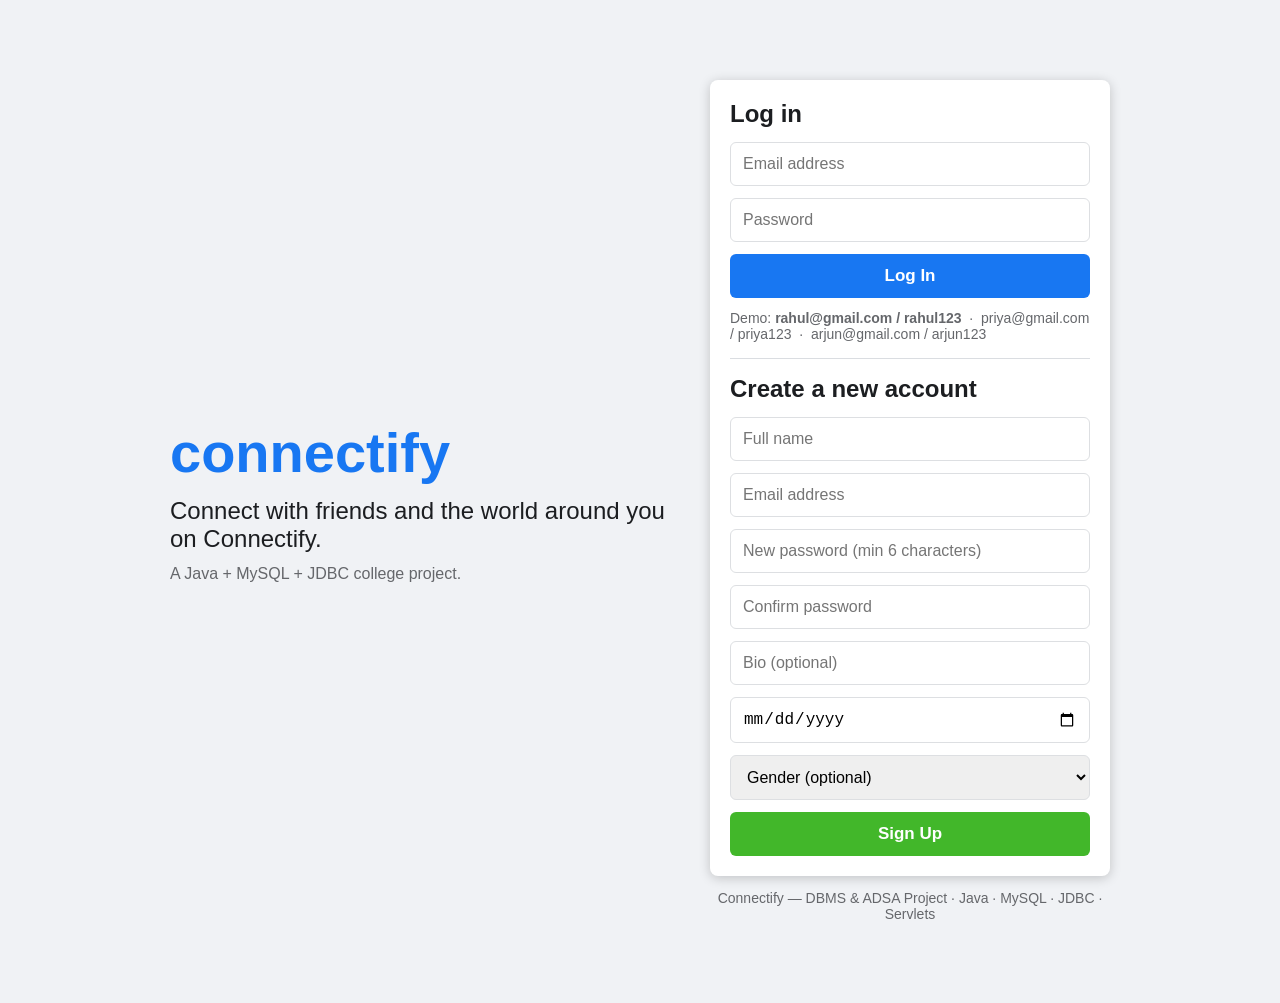
<file: web/index.html>
<!DOCTYPE html>
<html lang="en">
<head>
  <meta charset="UTF-8">
  <meta name="viewport" content="width=device-width, initial-scale=1.0">
  <title>Connectify — Log in or Sign Up</title>
  <link rel="stylesheet" href="css/style.css">
</head>
<body>
  <div class="auth-wrap">
    <div class="auth-brand">
      <h1>connectify</h1>
      <p>Connect with friends and the world around you on Connectify.</p>
      <p style="font-size:16px;color:#65676b">A Java + MySQL + JDBC college project.</p>
    </div>

    <div>
      <!-- LOGIN: POST /login (LoginServlet) -->
      <div class="auth-card">
        <h2 style="margin-bottom:14px">Log in</h2>
        <form action="login" method="post">
          <input type="email" name="email" placeholder="Email address" required>
          <input type="password" name="password" placeholder="Password" required>
          <button class="btn" type="submit">Log In</button>
        </form>
        <p style="margin-top:12px;font-size:14px;color:#65676b">
          Demo: <b>rahul@gmail.com / rahul123</b> &nbsp;·&nbsp; priya@gmail.com / priya123 &nbsp;·&nbsp; arjun@gmail.com / arjun123
        </p>
        <hr>
        <!-- REGISTER: POST /register (RegisterServlet) -->
        <h2 style="margin-bottom:14px">Create a new account</h2>
        <form action="register" method="post">
          <input type="text" name="name" placeholder="Full name" required>
          <input type="email" name="email" placeholder="Email address" required>
          <input type="password" name="password" placeholder="New password (min 6 characters)" required minlength="6">
          <input type="password" name="confirmPassword" placeholder="Confirm password" required>
          <input type="text" name="bio" placeholder="Bio (optional)">
          <input type="date" name="dob" title="Date of birth">
          <select name="gender">
            <option value="">Gender (optional)</option>
            <option>Male</option><option>Female</option><option>Other</option>
          </select>
          <button class="btn btn-green" type="submit">Sign Up</button>
        </form>
      </div>
      <p style="text-align:center;margin-top:14px;font-size:14px;color:#65676b">
        Connectify — DBMS &amp; ADSA Project · Java · MySQL · JDBC · Servlets
      </p>
    </div>
  </div>
</body>
</html>
</file>
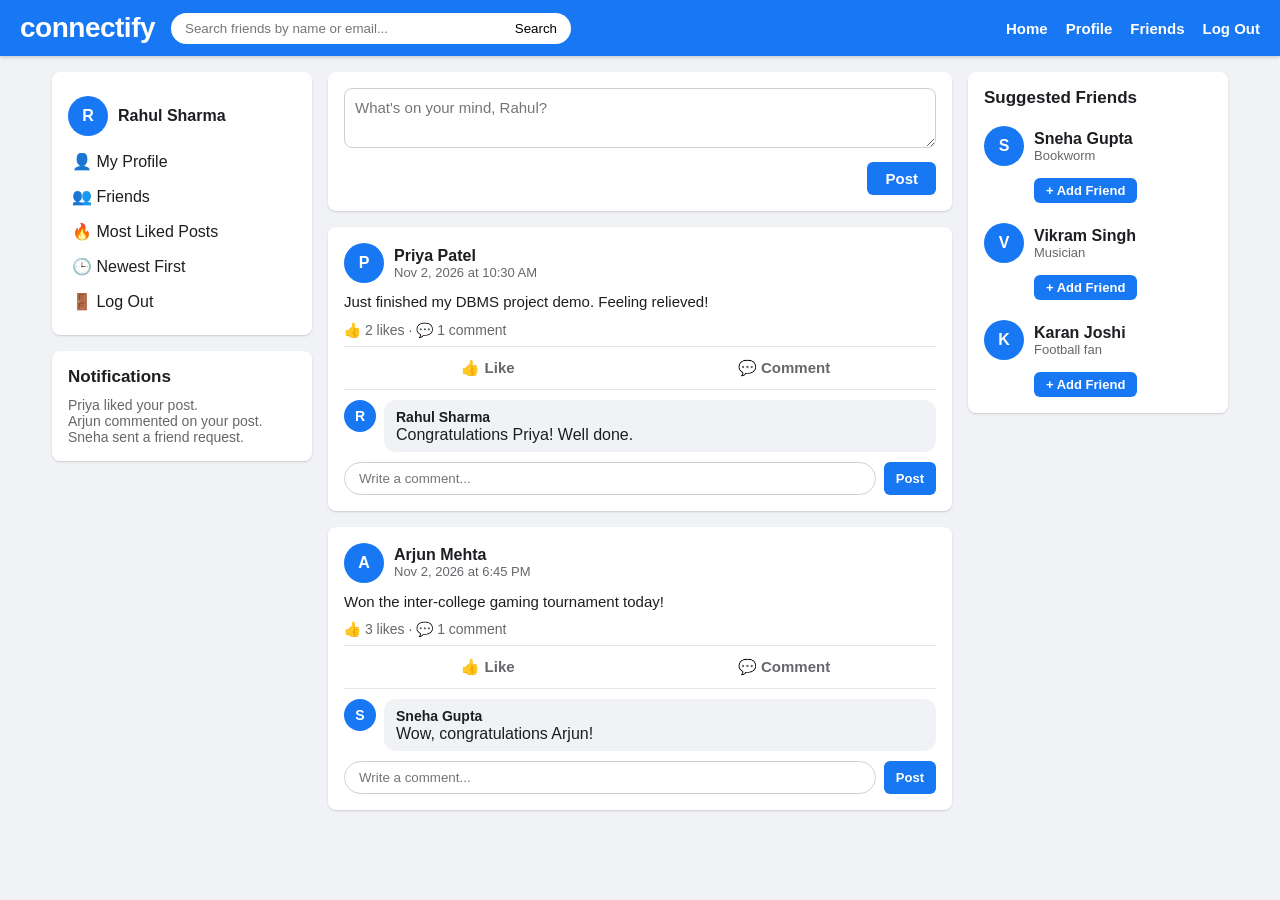
<file: web/feed.html>
<!DOCTYPE html>
<html lang="en">
<head>
  <meta charset="UTF-8">
  <meta name="viewport" content="width=device-width, initial-scale=1.0">
  <title>Connectify — News Feed</title>
  <link rel="stylesheet" href="css/style.css">
</head>
<body>
  <!-- Navbar -->
  <header class="navbar">
    <a class="logo" href="feed">connectify</a>
    <form class="search-box" action="search" method="get">
      <input type="text" name="q" placeholder="Search friends by name or email...">
      <button type="submit">Search</button>
    </form>
    <nav class="nav-links">
      <a href="feed">Home</a>
      <a href="profile">Profile</a>
      <a href="friend">Friends</a>
      <a href="logout">Log Out</a>
    </nav>
  </header>

  <div class="layout">
    <!-- Left sidebar -->
    <aside class="sidebar-left">
      <div class="card">
        <div class="friend-row"><span class="avatar">R</span><span class="name">Rahul Sharma</span></div>
        <a href="profile">👤 My Profile</a>
        <a href="friend">👥 Friends</a>
        <a href="feed?sort=likes">🔥 Most Liked Posts</a>
        <a href="feed?sort=date">🕒 Newest First</a>
        <a href="logout">🚪 Log Out</a>
      </div>
      <div class="card">
        <h3>Notifications</h3>
        <p style="color:#65676b;font-size:14px">Priya liked your post.<br>Arjun commented on your post.<br>Sneha sent a friend request.</p>
      </div>
    </aside>

    <!-- Centre feed -->
    <main class="feed">
      <!-- Create post: POST /post (PostServlet, action=create) -->
      <div class="card create-post">
        <form action="post" method="post">
          <input type="hidden" name="action" value="create">
          <textarea name="content" placeholder="What's on your mind, Rahul?" required></textarea>
          <div class="actions"><button class="btn" type="submit">Post</button></div>
        </form>
      </div>

      <!-- Sample post 1 (FeedServlet fills real posts here from the database) -->
      <article class="card">
        <div class="post-header">
          <span class="avatar">P</span>
          <div><div class="name">Priya Patel</div><div class="time">Nov 2, 2026 at 10:30 AM</div></div>
        </div>
        <p class="post-content">Just finished my DBMS project demo. Feeling relieved!</p>
        <div class="post-stats">👍 2 likes · 💬 1 comment</div>
        <div class="post-actions">
          <form action="like" method="post" style="flex:1;display:flex"><input type="hidden" name="postId" value="2"><button type="submit">👍 Like</button></form>
          <button type="button">💬 Comment</button>
        </div>
        <div class="comment"><span class="avatar" style="width:32px;height:32px;font-size:14px">R</span>
          <div class="body"><b>Rahul Sharma</b><br>Congratulations Priya! Well done.</div></div>
        <form class="comment-form" action="comment" method="post">
          <input type="hidden" name="postId" value="2">
          <input type="text" name="content" placeholder="Write a comment..." required>
          <button class="btn btn-small" type="submit">Post</button>
        </form>
      </article>

      <!-- Sample post 2 -->
      <article class="card">
        <div class="post-header">
          <span class="avatar">A</span>
          <div><div class="name">Arjun Mehta</div><div class="time">Nov 2, 2026 at 6:45 PM</div></div>
        </div>
        <p class="post-content">Won the inter-college gaming tournament today!</p>
        <div class="post-stats">👍 3 likes · 💬 1 comment</div>
        <div class="post-actions">
          <form action="like" method="post" style="flex:1;display:flex"><input type="hidden" name="postId" value="3"><button type="submit">👍 Like</button></form>
          <button type="button">💬 Comment</button>
        </div>
        <div class="comment"><span class="avatar" style="width:32px;height:32px;font-size:14px">S</span>
          <div class="body"><b>Sneha Gupta</b><br>Wow, congratulations Arjun!</div></div>
        <form class="comment-form" action="comment" method="post">
          <input type="hidden" name="postId" value="3">
          <input type="text" name="content" placeholder="Write a comment..." required>
          <button class="btn btn-small" type="submit">Post</button>
        </form>
      </article>
    </main>

    <!-- Right sidebar: suggested friends -->
    <aside class="sidebar-right">
      <div class="card">
        <h3>Suggested Friends</h3>
        <div class="friend-row"><span class="avatar">S</span><div><div class="name">Sneha Gupta</div><div style="font-size:13px;color:#65676b">Bookworm</div></div></div>
        <form action="friend" method="post" style="margin:4px 0 12px 50px"><input type="hidden" name="action" value="send"><input type="hidden" name="receiverId" value="4"><button class="btn btn-small" type="submit">+ Add Friend</button></form>
        <div class="friend-row"><span class="avatar">V</span><div><div class="name">Vikram Singh</div><div style="font-size:13px;color:#65676b">Musician</div></div></div>
        <form action="friend" method="post" style="margin:4px 0 12px 50px"><input type="hidden" name="action" value="send"><input type="hidden" name="receiverId" value="5"><button class="btn btn-small" type="submit">+ Add Friend</button></form>
        <div class="friend-row"><span class="avatar">K</span><div><div class="name">Karan Joshi</div><div style="font-size:13px;color:#65676b">Football fan</div></div></div>
        <form action="friend" method="post" style="margin:4px 0 0 50px"><input type="hidden" name="action" value="send"><input type="hidden" name="receiverId" value="7"><button class="btn btn-small" type="submit">+ Add Friend</button></form>
      </div>
    </aside>
  </div>
</body>
</html>
</file>
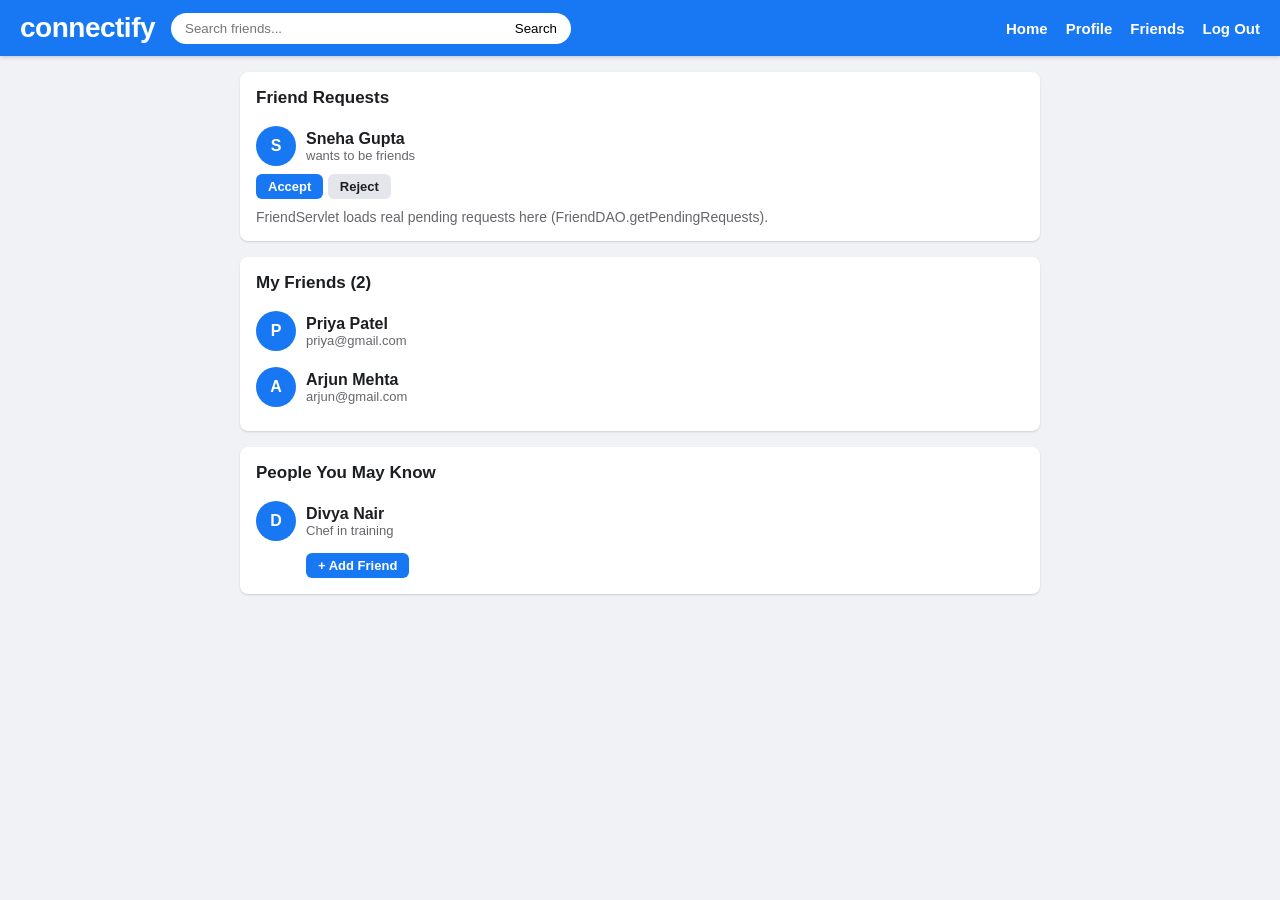
<file: web/friends.html>
<!DOCTYPE html>
<html lang="en">
<head>
  <meta charset="UTF-8">
  <meta name="viewport" content="width=device-width, initial-scale=1.0">
  <title>Connectify — Friends</title>
  <link rel="stylesheet" href="css/style.css">
</head>
<body>
  <header class="navbar">
    <a class="logo" href="feed">connectify</a>
    <form class="search-box" action="search" method="get">
      <input type="text" name="q" placeholder="Search friends..."><button type="submit">Search</button>
    </form>
    <nav class="nav-links"><a href="feed">Home</a><a href="profile">Profile</a><a href="friend">Friends</a><a href="logout">Log Out</a></nav>
  </header>

  <div class="layout">
    <main class="feed" style="max-width:800px;margin:0 auto">
      <div class="card">
        <h3>Friend Requests</h3>
        <div class="friend-row"><span class="avatar">S</span><div><div class="name">Sneha Gupta</div><div style="font-size:13px;color:#65676b">wants to be friends</div></div></div>
        <form action="friend" method="post" style="display:inline"><input type="hidden" name="action" value="accept"><input type="hidden" name="requestId" value="5"><button class="btn btn-small" type="submit">Accept</button></form>
        <form action="friend" method="post" style="display:inline"><input type="hidden" name="action" value="reject"><input type="hidden" name="requestId" value="5"><button class="btn btn-grey btn-small" type="submit">Reject</button></form>
        <p style="color:#65676b;font-size:14px;margin-top:10px">FriendServlet loads real pending requests here (FriendDAO.getPendingRequests).</p>
      </div>

      <div class="card">
        <h3>My Friends (2)</h3>
        <div class="friend-row"><span class="avatar">P</span><div><div class="name">Priya Patel</div><div style="font-size:13px;color:#65676b">priya@gmail.com</div></div></div>
        <div class="friend-row"><span class="avatar">A</span><div><div class="name">Arjun Mehta</div><div style="font-size:13px;color:#65676b">arjun@gmail.com</div></div></div>
      </div>

      <div class="card">
        <h3>People You May Know</h3>
        <div class="friend-row"><span class="avatar">D</span><div><div class="name">Divya Nair</div><div style="font-size:13px;color:#65676b">Chef in training</div></div></div>
        <form action="friend" method="post" style="margin:4px 0 0 50px"><input type="hidden" name="action" value="send"><input type="hidden" name="receiverId" value="8"><button class="btn btn-small" type="submit">+ Add Friend</button></form>
      </div>
    </main>
  </div>
</body>
</html>
</file>
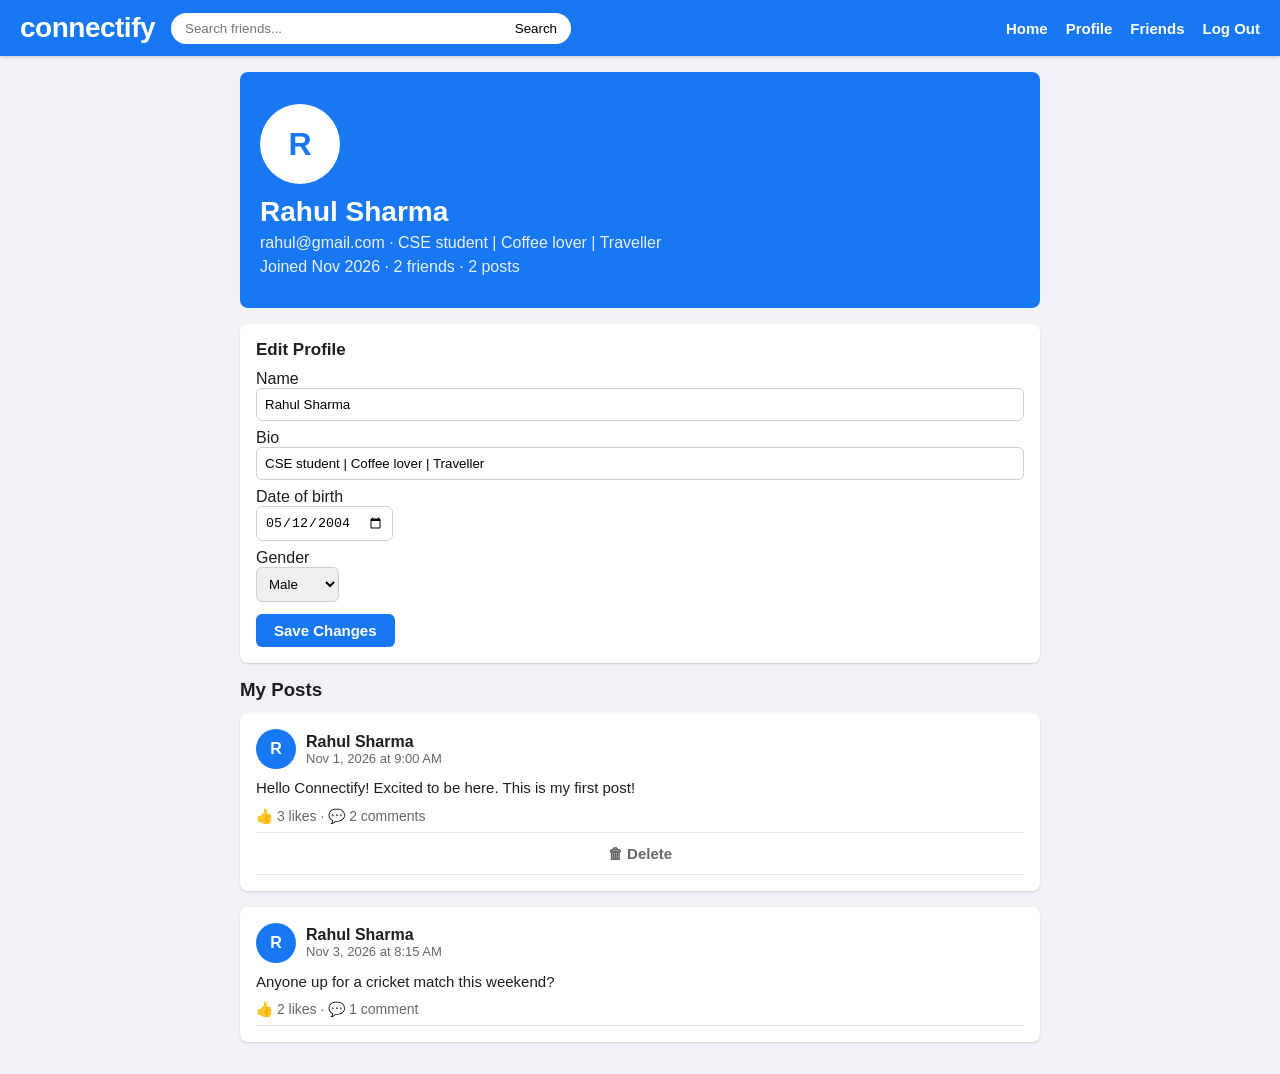
<file: web/profile.html>
<!DOCTYPE html>
<html lang="en">
<head>
  <meta charset="UTF-8">
  <meta name="viewport" content="width=device-width, initial-scale=1.0">
  <title>Connectify — Profile</title>
  <link rel="stylesheet" href="css/style.css">
</head>
<body>
  <header class="navbar">
    <a class="logo" href="feed">connectify</a>
    <form class="search-box" action="search" method="get">
      <input type="text" name="q" placeholder="Search friends..."><button type="submit">Search</button>
    </form>
    <nav class="nav-links"><a href="feed">Home</a><a href="profile">Profile</a><a href="friend">Friends</a><a href="logout">Log Out</a></nav>
  </header>

  <div class="layout">
    <main class="feed" style="max-width:800px;margin:0 auto">
      <div class="profile-cover">
        <span class="avatar" style="width:80px;height:80px;font-size:32px;background:#fff;color:#1877f2">R</span>
        <h2 style="margin-top:12px">Rahul Sharma</h2>
        <p>rahul@gmail.com · CSE student | Coffee lover | Traveller</p>
        <p>Joined Nov 2026 · 2 friends · 2 posts</p>
      </div>

      <!-- Edit profile: POST /profile (ProfileServlet) -->
      <div class="card">
        <h3>Edit Profile</h3>
        <form action="profile" method="post">
          <p style="margin-bottom:8px"><label>Name<br><input type="text" name="name" value="Rahul Sharma" style="width:100%;padding:8px;border:1px solid #ccd0d5;border-radius:6px"></label></p>
          <p style="margin-bottom:8px"><label>Bio<br><input type="text" name="bio" value="CSE student | Coffee lover | Traveller" style="width:100%;padding:8px;border:1px solid #ccd0d5;border-radius:6px"></label></p>
          <p style="margin-bottom:8px"><label>Date of birth<br><input type="date" name="dob" value="2004-05-12" style="padding:8px;border:1px solid #ccd0d5;border-radius:6px"></label></p>
          <p style="margin-bottom:12px"><label>Gender<br>
            <select name="gender" style="padding:8px;border:1px solid #ccd0d5;border-radius:6px">
              <option selected>Male</option><option>Female</option><option>Other</option>
            </select></label></p>
          <button class="btn" type="submit">Save Changes</button>
        </form>
      </div>

      <h3 style="margin-bottom:12px">My Posts</h3>
      <article class="card">
        <div class="post-header"><span class="avatar">R</span><div><div class="name">Rahul Sharma</div><div class="time">Nov 1, 2026 at 9:00 AM</div></div></div>
        <p class="post-content">Hello Connectify! Excited to be here. This is my first post!</p>
        <div class="post-stats">👍 3 likes · 💬 2 comments</div>
        <div class="post-actions">
          <form action="post" method="post" style="flex:1;display:flex"><input type="hidden" name="action" value="delete"><input type="hidden" name="postId" value="1"><button type="submit">🗑 Delete</button></form>
        </div>
      </article>
      <article class="card">
        <div class="post-header"><span class="avatar">R</span><div><div class="name">Rahul Sharma</div><div class="time">Nov 3, 2026 at 8:15 AM</div></div></div>
        <p class="post-content">Anyone up for a cricket match this weekend?</p>
        <div class="post-stats">👍 2 likes · 💬 1 comment</div>
      </article>
    </main>
  </div>
</body>
</html>
</file>
<file: web/css/style.css>
/* Connectify — Facebook-inspired blue (#1877f2) + white theme */
* { margin: 0; padding: 0; box-sizing: border-box; }
body { font-family: Helvetica, Arial, sans-serif; background: #f0f2f5; color: #1c1e21; }
a { color: #1877f2; text-decoration: none; }
a:hover { text-decoration: underline; }

/* --- Navbar --- */
.navbar { background: #1877f2; color: #fff; display: flex; align-items: center;
  gap: 16px; padding: 0 20px; height: 56px; position: sticky; top: 0; z-index: 10;
  box-shadow: 0 1px 4px rgba(0,0,0,.2); }
.logo { font-size: 28px; font-weight: bold; color: #fff; letter-spacing: -.5px; }
.logo span { color: #fff; }
.search-box { flex: 1; max-width: 400px; display: flex; }
.search-box input { flex: 1; border: none; border-radius: 20px 0 0 20px; padding: 8px 14px; outline: none; }
.search-box button { border: none; background: #fff; border-radius: 0 20px 20px 0; padding: 8px 14px; cursor: pointer; }
.nav-links { display: flex; gap: 18px; margin-left: auto; }
.nav-links a { color: #fff; font-weight: bold; font-size: 15px; }
.nav-links a:hover { text-decoration: underline; }

/* --- Layout: 3 columns --- */
.layout { display: flex; max-width: 1200px; margin: 16px auto; gap: 16px; padding: 0 12px; }
.sidebar-left, .sidebar-right { width: 260px; flex-shrink: 0; }
.feed { flex: 1; min-width: 0; }
.card { background: #fff; border-radius: 8px; box-shadow: 0 1px 2px rgba(0,0,0,.15); padding: 16px; margin-bottom: 16px; }
.card h3 { margin-bottom: 10px; font-size: 17px; }
.sidebar-left a, .sidebar-right a { display: block; padding: 8px 4px; color: #1c1e21; border-radius: 6px; }
.sidebar-left a:hover, .sidebar-right a:hover { background: #e4e6eb; text-decoration: none; }
.avatar { width: 40px; height: 40px; border-radius: 50%; background: #1877f2; color: #fff;
  display: inline-flex; align-items: center; justify-content: center; font-weight: bold; vertical-align: middle; }
.friend-row { display: flex; align-items: center; gap: 10px; padding: 8px 0; }
.friend-row .name { font-weight: bold; }

/* --- Create post --- */
.create-post textarea { width: 100%; border: 1px solid #ccd0d5; border-radius: 8px;
  padding: 10px; font-size: 15px; resize: vertical; min-height: 60px; font-family: inherit; }
.create-post .actions { display: flex; justify-content: flex-end; margin-top: 10px; }

/* --- Buttons --- */
.btn { background: #1877f2; color: #fff; border: none; border-radius: 6px;
  padding: 8px 18px; font-size: 15px; font-weight: bold; cursor: pointer; }
.btn:hover { background: #166fe5; }
.btn-green { background: #42b72a; }
.btn-green:hover { background: #36a420; }
.btn-grey { background: #e4e6eb; color: #1c1e21; }
.btn-grey:hover { background: #d8dadf; }
.btn-small { padding: 5px 12px; font-size: 13px; }

/* --- Post cards --- */
.post-header { display: flex; align-items: center; gap: 10px; margin-bottom: 8px; }
.post-header .name { font-weight: bold; }
.post-header .time { color: #65676b; font-size: 13px; }
.post-content { font-size: 15px; line-height: 1.5; margin: 8px 0; white-space: pre-wrap; }
.post-stats { color: #65676b; font-size: 14px; border-bottom: 1px solid #e4e6eb; padding-bottom: 8px; }
.post-actions { display: flex; border-bottom: 1px solid #e4e6eb; padding: 4px 0; }
.post-actions button { flex: 1; background: none; border: none; padding: 8px; font-size: 15px;
  font-weight: bold; color: #65676b; cursor: pointer; border-radius: 6px; }
.post-actions button:hover { background: #f0f2f5; }
.post-actions button.liked { color: #1877f2; }
.comment { display: flex; gap: 8px; margin-top: 10px; }
.comment .body { background: #f0f2f5; border-radius: 12px; padding: 8px 12px; flex: 1; }
.comment .body b { font-size: 14px; }
.comment-form { display: flex; gap: 8px; margin-top: 10px; }
.comment-form input { flex: 1; border: 1px solid #ccd0d5; border-radius: 20px; padding: 8px 14px; outline: none; }

/* --- Auth page (index.html) --- */
.auth-wrap { display: flex; max-width: 980px; margin: 80px auto; gap: 40px; padding: 0 20px; align-items: center; }
.auth-brand h1 { color: #1877f2; font-size: 56px; }
.auth-brand p { font-size: 24px; margin-top: 12px; }
.auth-card { background: #fff; border-radius: 8px; box-shadow: 0 2px 12px rgba(0,0,0,.2);
  padding: 20px; width: 400px; flex-shrink: 0; }
.auth-card input, .auth-card select { width: 100%; padding: 12px; margin-bottom: 12px;
  border: 1px solid #dddfe2; border-radius: 6px; font-size: 16px; }
.auth-card .btn { width: 100%; padding: 12px; font-size: 17px; }
.auth-card hr { margin: 16px 0; border: none; border-top: 1px solid #dadde1; }
.error { background: #fde8e8; color: #c00; padding: 10px; border-radius: 6px; margin-bottom: 12px; }
.message { background: #e6f4ea; color: #137333; padding: 10px; border-radius: 6px; margin-bottom: 12px; }

/* --- Profile --- */
.profile-cover { background: #1877f2; color: #fff; border-radius: 8px; padding: 32px 20px; margin-bottom: 16px; }
.profile-cover h2 { font-size: 28px; }
.profile-cover p { opacity: .9; margin-top: 6px; }

/* --- Responsive --- */
@media (max-width: 900px) {
  .sidebar-right { display: none; }
  .auth-wrap { flex-direction: column; margin-top: 40px; }
}
@media (max-width: 700px) {
  .sidebar-left { display: none; }
  .search-box { display: none; }
}
</file>
